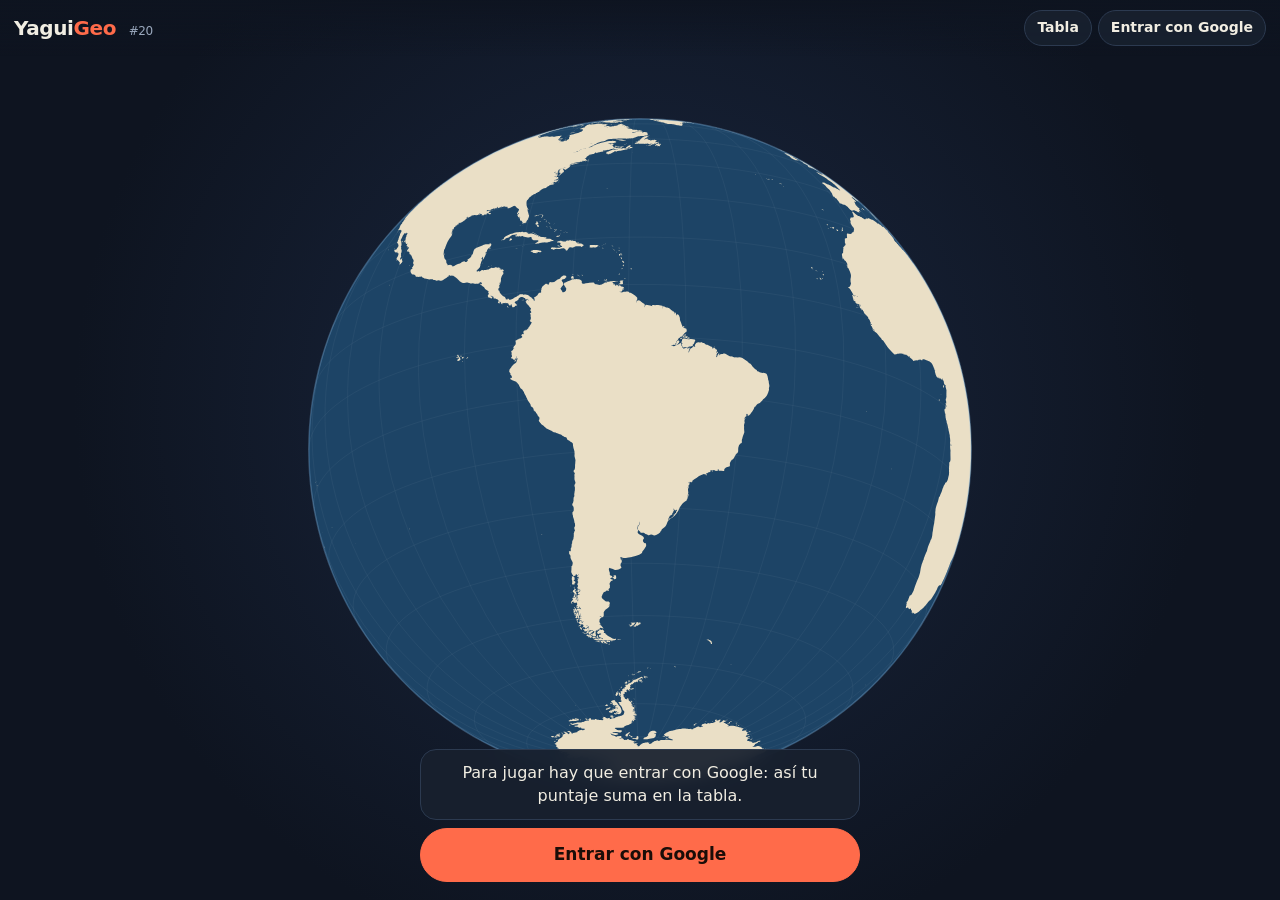
<file: geo/index.html>
<!doctype html>
<html lang="es">
<head>
<meta charset="utf-8">
<script>
  // El login con Google solo vuelve bien a yaston.vercel.app: la copia de GitHub Pages manda ahí.
  if (location.hostname === 'juliansa99.github.io') location.replace('https://yaston.vercel.app/geo/');
</script>
<meta name="viewport" content="width=device-width, initial-scale=1, viewport-fit=cover, user-scalable=no">
<meta name="theme-color" content="#0e1420">
<title>Yagui Geo</title>
<link rel="stylesheet" href="style.css">
</head>
<body>
<canvas id="globe" aria-label="Globo terráqueo: tocá para marcar un lugar"></canvas>

<header>
  <div class="brand">Yagui<span>Geo</span> <small id="dayLabel"></small></div>
  <div class="actions">
    <button id="btnBoard" class="ghost">Tabla</button>
    <button id="btnAuth" class="ghost">Entrar con Google</button>
  </div>
</header>

<section id="prompt" class="card" hidden>
  <div class="meta"><span id="roundLabel"></span><span id="scoreLabel"></span></div>
  <div class="question">¿Dónde queda <strong id="placeName"></strong>?</div>
  <div class="sub" id="placeCountry"></div>
</section>

<section id="bar" hidden>
  <div id="feedback" class="card" hidden></div>
  <button id="btnMain" class="primary" disabled>Tocá el mapa</button>
</section>

<dialog id="endDlg">
  <h2>Resultado de hoy</h2>
  <div class="big" id="endTotal"></div>
  <ol id="endRounds"></ol>
  <p id="endNote" class="note"></p>
  <div class="row">
    <button id="btnShare" class="primary">Compartir</button>
    <button id="btnEndBoard">Ver tabla</button>
    <button id="btnEndClose" class="ghost">Ver mapa</button>
  </div>
</dialog>

<dialog id="boardDlg">
  <h2>Tabla de posiciones</h2>
  <div id="boardBody"></div>
  <div class="row"><button id="btnBoardClose" class="primary">Cerrar</button></div>
</dialog>

<div id="toast" hidden></div>

<script src="vendor/d3.min.js"></script>
<script src="vendor/topojson-client.min.js"></script>
<script src="vendor/supabase.js"></script>
<script src="config.js"></script>
<script src="places.js"></script>
<script src="app.js"></script>
</body>
</html>
</file>
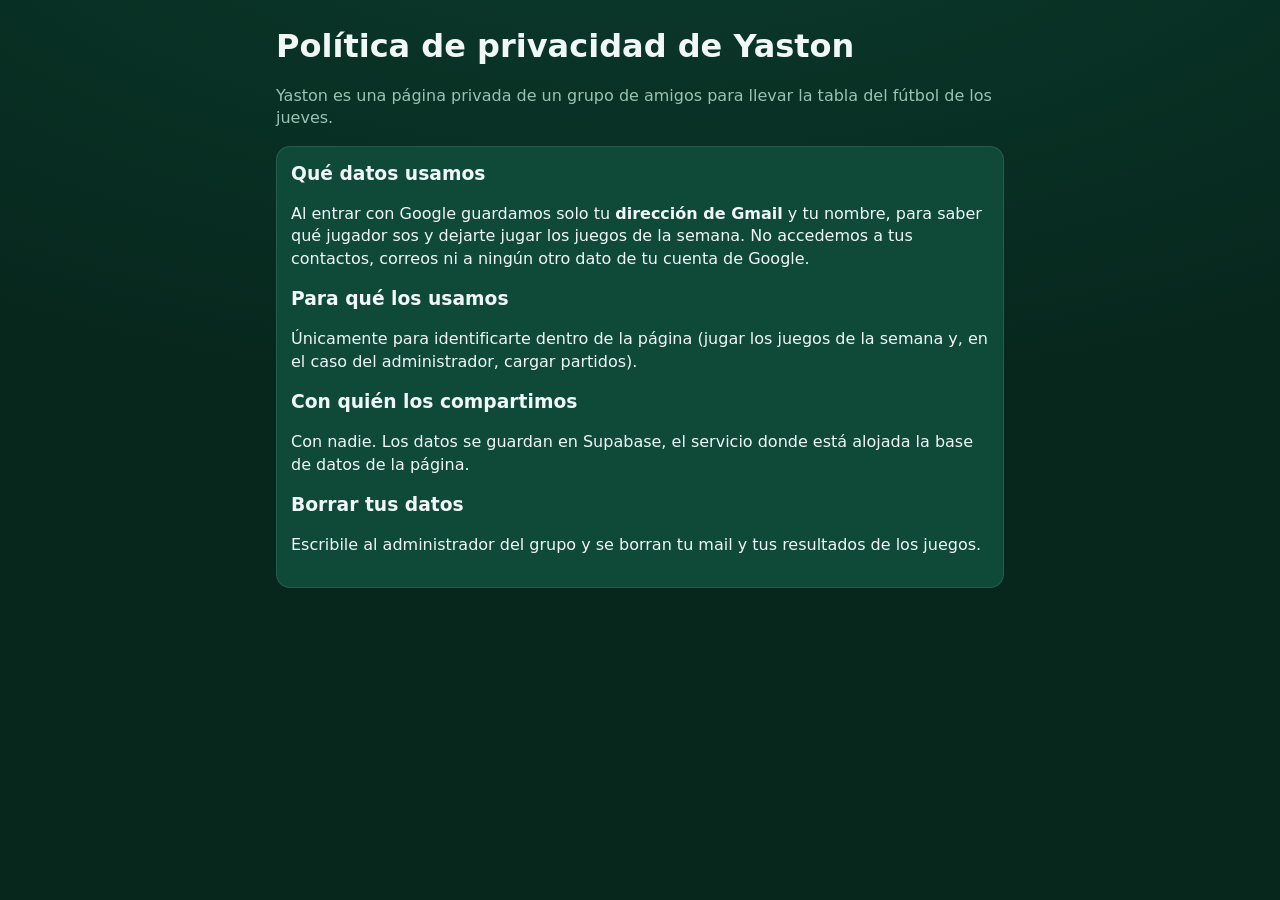
<file: privacidad.html>
<!doctype html>
<html lang="es">
<head>
  <meta charset="utf-8">
  <meta name="viewport" content="width=device-width, initial-scale=1">
  <title>Yaston · Privacidad</title>
  <link rel="stylesheet" href="styles.css">
</head>
<body>
  <main class="wrap" style="padding-top:24px">
    <h1>Política de privacidad de Yaston</h1>
    <p class="muted">Yaston es una página privada de un grupo de amigos para llevar la tabla del fútbol de los jueves.</p>
    <div class="card">
      <h3>Qué datos usamos</h3>
      <p>Al entrar con Google guardamos solo tu <b>dirección de Gmail</b> y tu nombre, para saber qué jugador sos y dejarte jugar los juegos de la semana. No accedemos a tus contactos, correos ni a ningún otro dato de tu cuenta de Google.</p>
      <h3>Para qué los usamos</h3>
      <p>Únicamente para identificarte dentro de la página (jugar los juegos de la semana y, en el caso del administrador, cargar partidos).</p>
      <h3>Con quién los compartimos</h3>
      <p>Con nadie. Los datos se guardan en Supabase, el servicio donde está alojada la base de datos de la página.</p>
      <h3>Borrar tus datos</h3>
      <p>Escribile al administrador del grupo y se borran tu mail y tus resultados de los juegos.</p>
    </div>
  </main>
</body>
</html>
</file>
<file: geo/style.css>
:root {
  --bg: #0e1420;
  --panel: #18212fee;
  --line: #2c3a50;
  --text: #f1ede2;
  --muted: #9aa8bd;
  --accent: #ff6b4a;
  --good: #2fbf71;
}
* { box-sizing: border-box; }
html, body { height: 100%; margin: 0; overflow: hidden; }
body {
  background: radial-gradient(circle at 50% 45%, #1a2740 0%, var(--bg) 70%);
  color: var(--text);
  font: 16px/1.4 system-ui, -apple-system, "Segoe UI", Roboto, sans-serif;
  -webkit-tap-highlight-color: transparent;
}
#globe { position: fixed; inset: 0; width: 100%; height: 100%; touch-action: none; cursor: grab; }
#globe.dragging { cursor: grabbing; }

header {
  position: fixed; top: 0; left: 0; right: 0;
  display: flex; align-items: center; justify-content: space-between; gap: 8px;
  padding: calc(10px + env(safe-area-inset-top)) 14px 10px;
  pointer-events: none;
  background: linear-gradient(#0e1420e6, #0e142000);
}
header > * { pointer-events: auto; }
.brand { font-weight: 800; font-size: 20px; letter-spacing: -.02em; white-space: nowrap; }
.brand span { color: var(--accent); }
.brand small { font-weight: 500; font-size: 12px; color: var(--muted); margin-left: 6px; }
.actions { display: flex; gap: 6px; }

button {
  font: inherit; font-weight: 600; color: var(--text);
  background: #26334a; border: 1px solid var(--line); border-radius: 999px;
  padding: 9px 16px; cursor: pointer;
}
button.ghost { background: var(--panel); font-size: 14px; padding: 7px 12px; }
button.primary { background: var(--accent); border-color: var(--accent); color: #1b0d08; }
button:disabled { opacity: .55; cursor: default; }
#btnAuth { max-width: 46vw; overflow: hidden; text-overflow: ellipsis; white-space: nowrap; }

.card {
  background: var(--panel); border: 1px solid var(--line); border-radius: 16px;
  padding: 12px 16px; backdrop-filter: blur(8px);
}
#prompt {
  position: fixed; left: 50%; transform: translateX(-50%);
  top: calc(58px + env(safe-area-inset-top)); width: min(440px, calc(100% - 24px));
  text-align: center; pointer-events: none;
}
#prompt .meta { display: flex; justify-content: space-between; font-size: 12px; color: var(--muted); text-transform: uppercase; letter-spacing: .06em; }
#prompt .question { font-size: 20px; margin-top: 4px; }
#prompt .question strong { color: var(--accent); }
#prompt .sub { color: var(--muted); font-size: 14px; }

#bar {
  position: fixed; left: 50%; transform: translateX(-50%);
  bottom: calc(18px + env(safe-area-inset-bottom)); width: min(440px, calc(100% - 24px));
  display: flex; flex-direction: column; gap: 8px; pointer-events: none;
}
#bar > * { pointer-events: auto; }
#bar button { width: 100%; padding: 14px; font-size: 17px; }
#feedback { text-align: center; }
#feedback b { color: var(--good); font-size: 20px; }

dialog {
  background: #18212f; color: var(--text); border: 1px solid var(--line); border-radius: 20px;
  width: min(520px, calc(100% - 24px)); max-height: calc(100% - 40px); padding: 20px;
}
dialog::backdrop { background: #060a12b0; }
dialog h2 { margin: 0 0 8px; font-size: 18px; }
.big { font-size: 44px; font-weight: 800; letter-spacing: -.03em; }
.big small { font-size: 16px; color: var(--muted); font-weight: 500; }
#endRounds { list-style: none; padding: 0; margin: 10px 0; }
#endRounds li { display: flex; justify-content: space-between; gap: 10px; padding: 7px 0; border-top: 1px solid var(--line); font-size: 15px; }
#endRounds li span:last-child { color: var(--muted); white-space: nowrap; }
#endRounds li b { color: var(--text); }
.note { color: var(--muted); font-size: 14px; margin: 8px 0 14px; }
.row { display: flex; flex-wrap: wrap; gap: 8px; margin-top: 12px; }

#boardBody { overflow: auto; max-height: 60vh; }
table { width: 100%; border-collapse: collapse; font-size: 14px; }
th, td { padding: 8px 6px; text-align: right; border-bottom: 1px solid var(--line); white-space: nowrap; }
th { color: var(--muted); font-weight: 600; font-size: 12px; text-transform: uppercase; letter-spacing: .04em; cursor: pointer; user-select: none; }
th.sorted { color: var(--accent); }
th:nth-child(2), td:nth-child(2) { text-align: left; }
td.player { display: flex; align-items: center; gap: 8px; max-width: 42vw; overflow: hidden; text-overflow: ellipsis; }
td.player img { width: 22px; height: 22px; border-radius: 50%; flex: none; }
tr.me td { background: #ff6b4a1c; font-weight: 600; }

#toast {
  position: fixed; left: 50%; bottom: 110px; transform: translateX(-50%);
  background: #000c; padding: 8px 14px; border-radius: 999px; font-size: 14px; z-index: 10;
}
[hidden] { display: none !important; }
</file>
<file: styles.css>
:root {
  --bg: #07271d; --bg2: #0b3d2e; --card: #0f4a38; --card2: #135a44;
  --line: rgba(255,255,255,.1); --txt: #f1f7f4; --mut: #9cc2b3;
  --accent: #ffd23f; --accent-txt: #1a1500; --win: #3ddc84; --draw: #ffb74d; --loss: #ff6b6b;
  --a: #4aa3ff; --b: #ff7a59; --radius: 14px;
}
* { box-sizing: border-box; -webkit-tap-highlight-color: transparent; }
html, body { margin: 0; }
html { -webkit-text-size-adjust: 100%; text-size-adjust: 100%; }
body { overflow-x: hidden; }
body {
  background: radial-gradient(1200px 600px at 50% -200px, var(--bg2), var(--bg));
  background-attachment: fixed; color: var(--txt); min-height: 100vh;
  font: 16px/1.4 system-ui, -apple-system, "Segoe UI", Roboto, sans-serif;
}
button, input, select { font: inherit; color: inherit; }
button { cursor: pointer; }
h1, h2, h3 { margin: 0; }
.hidden { display: none !important; }

/* ---------- layout ---------- */
.wrap { max-width: 760px; margin: 0 auto; padding: 0 16px calc(90px + env(safe-area-inset-bottom)); }
header.top {
  display: flex; align-items: center; gap: 10px; padding: calc(14px + env(safe-area-inset-top)) 16px 10px;
  max-width: 760px; margin: 0 auto;
}
header.top .logo { font-size: 1.5rem; font-weight: 900; letter-spacing: .5px; flex: 1; }
header.top .logo small { display: block; font-size: .7rem; font-weight: 500; color: var(--mut); letter-spacing: 0; }
.me { display: flex; align-items: center; gap: 8px; background: var(--card); border: 1px solid var(--line);
  border-radius: 999px; padding: 4px 6px 4px 4px; }
.me span { font-size: .85rem; max-width: 110px; overflow: hidden; text-overflow: ellipsis; white-space: nowrap; }
.me button { background: none; border: 0; color: var(--mut); font-size: .8rem; padding: 4px 8px; }

nav.tabs {
  position: fixed; left: 0; right: 0; bottom: 0; z-index: 20; display: flex; justify-content: center;
  background: rgba(7,39,29,.92); backdrop-filter: blur(10px); border-top: 1px solid var(--line);
  padding-bottom: env(safe-area-inset-bottom);
}
nav.tabs .in { display: flex; width: 100%; max-width: 760px; }
nav.tabs button { flex: 1; background: none; border: 0; padding: 10px 4px 9px; color: var(--mut);
  display: flex; flex-direction: column; align-items: center; gap: 2px; font-size: .75rem; }
nav.tabs button b { font-size: 1.35rem; font-weight: 400; line-height: 1; }
nav.tabs button.on { color: var(--accent); }

.section-title { display: flex; align-items: center; justify-content: space-between; margin: 18px 0 10px; }
.section-title h2 { font-size: 1.15rem; }
.card { background: var(--card); border: 1px solid var(--line); border-radius: var(--radius); padding: 14px; margin-bottom: 12px; }
.muted { color: var(--mut); }
.small { font-size: .85rem; }
.empty { text-align: center; color: var(--mut); padding: 30px 10px; }

/* ---------- botones ---------- */
.btn { border: 0; border-radius: 10px; padding: 10px 16px; background: var(--card2); font-weight: 600; }
.btn.primary { background: var(--accent); color: var(--accent-txt); }
.btn.danger { background: transparent; color: var(--loss); border: 1px solid rgba(255,107,107,.4); }
.btn.ghost { background: transparent; border: 1px solid var(--line); }
.btn.sm { padding: 6px 11px; font-size: .85rem; border-radius: 8px; }
.btn:disabled { opacity: .5; }
.btn.google { background: #fff; color: #222; display: inline-flex; align-items: center; gap: 10px; padding: 12px 20px; font-size: 1rem; }

/* ---------- avatar ---------- */
.av { width: 40px; height: 40px; border-radius: 50%; object-fit: cover; background: var(--card2); flex: none;
  display: inline-flex; align-items: center; justify-content: center; font-weight: 700; color: var(--accent);
  border: 2px solid var(--line); overflow: hidden; }
.av.sm { width: 28px; height: 28px; font-size: .7rem; border-width: 1px; }
.av.lg { width: 72px; height: 72px; font-size: 1.5rem; }
.av.xl { width: 96px; height: 96px; font-size: 2rem; }

/* ---------- tabla ---------- */
.filters { display: flex; gap: 8px; align-items: center; }
select.sel { background: var(--card); border: 1px solid var(--line); border-radius: 8px; padding: 6px 10px; }
.table-wrap { background: var(--card); border: 1px solid var(--line); border-radius: var(--radius); overflow: hidden; }
table.tbl { width: 100%; border-collapse: collapse; }
.tbl th { font-size: .7rem; text-transform: uppercase; color: var(--mut); font-weight: 600; padding: 9px 4px; text-align: center; background: rgba(0,0,0,.18); }
.tbl td { padding: 8px 4px; text-align: center; border-top: 1px solid var(--line); font-variant-numeric: tabular-nums; }
.tbl th.l, .tbl td.l { text-align: left; }
.tbl td.pos { width: 30px; color: var(--mut); font-weight: 700; }
.tbl td.pts { font-weight: 800; color: var(--accent); font-size: 1.05rem; }
.tbl tr.top1 td.pos { color: var(--accent); }
.tbl tr.dim { opacity: .6; }
.pl { display: flex; align-items: center; gap: 9px; min-width: 0; }
.pl span.n { overflow: hidden; text-overflow: ellipsis; white-space: nowrap; font-weight: 600; }
.pl .badge { margin-left: 2px; }
.badge { display: inline-block; font-size: .65rem; padding: 2px 7px; border-radius: 999px; background: rgba(255,255,255,.12); color: var(--mut); white-space: nowrap; }
.badge.mvp { background: var(--accent); color: var(--accent-txt); font-weight: 700; }
.legend { font-size: .75rem; color: var(--mut); margin: 8px 2px; }

/* ---------- partidos ---------- */
.match .head { display: flex; justify-content: space-between; align-items: flex-start; gap: 10px; margin-bottom: 10px; }
.match .date { font-weight: 700; }
.match .date::first-letter { text-transform: uppercase; }
.res { display: inline-block; font-size: .8rem; font-weight: 700; padding: 3px 10px; border-radius: 999px; background: rgba(255,255,255,.12); }
.res.A { background: rgba(74,163,255,.25); color: #9fd0ff; }
.res.B { background: rgba(255,122,89,.25); color: #ffb5a3; }
.res.D { background: rgba(255,183,77,.25); color: var(--draw); }
.teams { display: grid; grid-template-columns: 1fr 1fr; gap: 10px; }
.team { border-radius: 12px; padding: 10px; background: rgba(0,0,0,.18); border-top: 3px solid var(--a); }
.team.B { border-top-color: var(--b); }
.team.won { box-shadow: 0 0 0 2px var(--win) inset; }
.team h4 { margin: 0 0 8px; font-size: .85rem; display: flex; justify-content: space-between; align-items: center; }
.team .row { display: flex; align-items: center; gap: 7px; padding: 3px 0; font-size: .9rem; min-width: 0; }
.team .row span { overflow: hidden; text-overflow: ellipsis; white-space: nowrap; }
.mvpbox { margin-top: 12px; padding: 12px; border-radius: 12px; background: rgba(255,210,63,.1); border: 1px solid rgba(255,210,63,.35); }
.mvpbox h4 { margin: 0 0 8px; font-size: .85rem; color: var(--accent); }
.mvpwin { display: flex; align-items: center; gap: 10px; font-weight: 700; }
.mvprank { margin-top: 8px; font-size: .8rem; color: var(--mut); }
.votebox { margin-top: 12px; padding: 12px; border-radius: 12px; background: rgba(255,255,255,.05); border: 1px dashed rgba(255,210,63,.5); }
.votebox h4 { margin: 0 0 4px; }
.vgrid { display: grid; grid-template-columns: repeat(auto-fill, minmax(86px, 1fr)); gap: 8px; margin-top: 10px; }
.vopt { background: var(--card2); border: 2px solid transparent; border-radius: 12px; padding: 8px 4px; display: flex; flex-direction: column; align-items: center; gap: 5px; font-size: .8rem; }
.vopt .av { width: 52px; height: 52px; }
.vopt.sel { border-color: var(--accent); background: rgba(255,210,63,.15); }
.vopt span { max-width: 100%; overflow: hidden; text-overflow: ellipsis; white-space: nowrap; }
.admin-row { display: flex; flex-wrap: wrap; gap: 8px; margin-top: 12px; padding-top: 12px; border-top: 1px solid var(--line); }

/* ---------- plantel ---------- */
.pgrid { display: grid; grid-template-columns: repeat(auto-fill, minmax(140px, 1fr)); gap: 12px; }
.pcard { background: var(--card); border: 1px solid var(--line); border-radius: var(--radius); padding: 14px 8px; text-align: center; display: flex; flex-direction: column; align-items: center; gap: 6px; }
.pcard .nm { font-weight: 700; max-width: 100%; overflow: hidden; text-overflow: ellipsis; white-space: nowrap; }
.pcard .st { font-size: .75rem; color: var(--mut); }
.pcard .mail { font-size: .7rem; color: var(--mut); max-width: 100%; overflow: hidden; text-overflow: ellipsis; }
.pcard.me-card { border-color: var(--accent); }

/* ---------- modal ---------- */
#modal-root .overlay { position: fixed; inset: 0; z-index: 50; background: rgba(0,0,0,.65); display: flex; align-items: flex-end; justify-content: center; }
#modal-root .modal { background: var(--bg2); width: 100%; max-width: 560px; max-height: 92vh; overflow: auto;
  border-radius: 18px 18px 0 0; padding: 18px 16px calc(18px + env(safe-area-inset-bottom)); border: 1px solid var(--line); }
@media (min-width: 640px) { #modal-root .overlay { align-items: center; } #modal-root .modal { border-radius: 18px; } }
.modal h3 { margin-bottom: 14px; }
.field { margin-bottom: 14px; }
.field label { display: block; font-size: .8rem; color: var(--mut); margin-bottom: 5px; }
.field input[type=text], .field input[type=email], .field input[type=date], .field input[type=number] {
  width: 100%; background: var(--bg); border: 1px solid var(--line); border-radius: 10px; padding: 10px 12px; }
.field .hint { font-size: .75rem; color: var(--mut); margin-top: 4px; }
.check { display: flex; align-items: center; gap: 10px; }
.check input { width: 20px; height: 20px; accent-color: var(--accent); }
.photo-pick { display: flex; align-items: center; gap: 14px; }
.seg { display: flex; flex-wrap: wrap; gap: 6px; }
.seg label { flex: 1 1 auto; text-align: center; margin: 0; }
.seg input { display: none; }
.seg span { display: block; padding: 8px 10px; border-radius: 10px; background: var(--bg); border: 1px solid var(--line); font-size: .85rem; color: var(--txt); cursor: pointer; }
.seg input:checked + span { background: var(--accent); color: var(--accent-txt); font-weight: 700; border-color: var(--accent); }
.pick { display: flex; align-items: center; gap: 8px; padding: 6px 0; border-top: 1px solid var(--line); }
.pick .nm { flex: 1; min-width: 0; overflow: hidden; text-overflow: ellipsis; white-space: nowrap; }
.pick .seg { flex: none; flex-wrap: nowrap; }
.pick .seg span { padding: 6px 12px; }
.pick .seg label[data-t=A] input:checked + span { background: var(--a); color: #00172e; border-color: var(--a); }
.pick .seg label[data-t=B] input:checked + span { background: var(--b); color: #2b0d00; border-color: var(--b); }
.counts { display: flex; gap: 12px; font-size: .85rem; margin-bottom: 6px; }
.counts .ok { color: var(--win); }
.counts .bad { color: var(--loss); }
.modal .actions { display: flex; gap: 10px; justify-content: flex-end; margin-top: 18px; }
.err { color: var(--loss); font-size: .85rem; margin-top: 8px; }

/* ---------- login / setup ---------- */
.center-screen { min-height: 100vh; display: flex; align-items: center; justify-content: center; padding: 24px; text-align: center; }
.login { max-width: 360px; }
.login .ball { font-size: 4rem; }
.login h1 { font-size: 2.6rem; font-weight: 900; letter-spacing: 1px; margin: 4px 0; }
.login p { color: var(--mut); margin: 6px 0 22px; }
.setup { max-width: 520px; text-align: left; }
.setup code { background: var(--bg); padding: 2px 6px; border-radius: 6px; }
.spinner { width: 36px; height: 36px; border: 4px solid var(--line); border-top-color: var(--accent); border-radius: 50%; animation: sp 1s linear infinite; }
@keyframes sp { to { transform: rotate(360deg); } }

#toast { position: fixed; left: 50%; bottom: calc(80px + env(safe-area-inset-bottom)); transform: translate(-50%, 20px);
  background: #fff; color: #111; padding: 10px 18px; border-radius: 999px; font-weight: 600; font-size: .9rem;
  opacity: 0; pointer-events: none; transition: .25s; z-index: 80; max-width: 90vw; text-align: center; }
#toast.show { opacity: 1; transform: translate(-50%, 0); }
#toast.bad { background: var(--loss); color: #fff; }

/* ---------- premios e historial ---------- */
.badge.hot { background: rgba(255,140,40,.25); color: #ffb067; }
.badge.cold { background: rgba(90,180,255,.22); color: #9fd0ff; }
.awards { display: grid; grid-template-columns: repeat(auto-fill, minmax(260px, 1fr)); gap: 12px; }
.award { background: var(--card); border: 1px solid var(--line); border-radius: var(--radius); padding: 14px; display: flex; flex-direction: column; gap: 8px; }
.award .at { font-weight: 800; font-size: 1.05rem; }
.award .asub { font-size: .75rem; color: var(--mut); margin-top: -4px; }
.aw { display: flex; align-items: center; gap: 10px; min-width: 0; }
.aw > div { min-width: 0; }
.avs { display: inline-flex; flex: none; }
.avs .av + .av { margin-left: -12px; }
.pbtns { display: flex; gap: 6px; flex-wrap: wrap; justify-content: center; }
.statrow, .vsnums { display: grid; grid-template-columns: repeat(auto-fit, minmax(80px, 1fr)); gap: 8px; margin-bottom: 12px; }
.statrow > div, .vsnums > div { background: rgba(0,0,0,.2); border-radius: 10px; padding: 8px 4px; text-align: center; display: flex; flex-direction: column; }
.statrow b, .vsnums b { font-size: 1.25rem; color: var(--accent); font-variant-numeric: tabular-nums; }
.statrow span, .vsnums span { font-size: .7rem; color: var(--mut); }
.kv { display: flex; justify-content: space-between; gap: 12px; padding: 8px 0; border-top: 1px solid var(--line); font-size: .9rem; }
.kv span { color: var(--mut); }
.kv b { text-align: right; }
.vsbox { background: rgba(255,255,255,.05); border-radius: 12px; padding: 12px; margin-top: 10px; }
.vsbox h4 { margin: 0 0 10px; font-size: .9rem; }
.vsbox .vsnums { margin: 0; }

.guest-add { margin-top: 14px; padding: 12px; border-radius: 12px; background: rgba(255,255,255,.05); border: 1px dashed var(--line); }
.guest-add label { display: block; font-size: .85rem; margin-bottom: 8px; color: var(--txt); }
.guest-row { display: flex; gap: 8px; }
.guest-row input { flex: 1; min-width: 0; background: var(--bg); border: 1px solid var(--line); border-radius: 10px; padding: 10px 12px; }
.guest-add .hint { font-size: .75rem; color: var(--mut); margin-top: 6px; }
.pick .nm .badge { margin-left: 4px; }

/* ---------- tabla ajustada al celular ---------- */
.tbl { table-layout: fixed; }
.tbl th:nth-child(1) { width: 30px; }
.tbl th:nth-child(3) { width: 34px; }
.tbl th:nth-child(4), .tbl th:nth-child(5), .tbl th:nth-child(6) { width: 30px; }
.tbl th:nth-child(7) { width: 52px; }
.tbl th:nth-child(8) { width: 46px; }
.tbl .pl { min-width: 0; }
.who { display: flex; flex-direction: column; min-width: 0; gap: 2px; }
.who .n { overflow: hidden; text-overflow: ellipsis; white-space: nowrap; }
.tags { display: flex; gap: 4px; flex-wrap: wrap; }
.tags:empty { display: none; }
.tbl .av { width: 34px; height: 34px; font-size: .75rem; }
.tbl .badge { font-size: .62rem; padding: 1px 6px; }
.tbl td.pts { font-size: 1rem; }
.tbl.stars { table-layout: auto; }
@media (max-width: 420px) {
  .tbl td { padding: 7px 1px; font-size: .9rem; }
  .tbl th { font-size: .62rem; padding: 8px 1px; }
  .tbl .pl { gap: 6px; }
  .tbl .av { width: 30px; height: 30px; font-size: .7rem; }
  .tbl th:nth-child(1) { width: 22px; }
  .tbl th:nth-child(3) { width: 26px; }
  .tbl th:nth-child(4), .tbl th:nth-child(5), .tbl th:nth-child(6) { width: 22px; }
  .tbl th:nth-child(7) { width: 44px; }
  .tbl th:nth-child(8) { width: 38px; }
  .tbl td { font-size: .85rem; }
  .tbl td.pts { font-size: .95rem; }
  .tbl .av { width: 28px; height: 28px; }
  .tbl td.pos { padding-left: 4px; }
  .tbl th.l, .tbl td.l { padding-left: 6px; }
  .wrap { padding-left: 12px; padding-right: 12px; }
  header.top { padding-left: 12px; padding-right: 12px; }
}

/* ---------- juegos ---------- */
nav.tabs button { font-size: .7rem; }
.gamecard { width: 100%; display: flex; align-items: center; gap: 14px; text-align: left; background: var(--card); border: 1px solid var(--line); border-radius: var(--radius); padding: 14px; }
.gamecard:active { background: var(--card2); }
.gc-art { position: relative; flex: none; }
.gc-ball { position: absolute; right: -8px; bottom: -4px; font-size: 1.4rem; }
.gc-txt { display: flex; flex-direction: column; gap: 4px; flex: 1; min-width: 0; }
.gc-go { color: var(--accent); font-weight: 700; flex: none; }

.pen-head { display: flex; justify-content: space-between; align-items: center; gap: 12px; margin-bottom: 12px; }
.pen-score { text-align: center; background: var(--card); border: 1px solid var(--line); border-radius: 12px; padding: 6px 14px; display: flex; flex-direction: column; line-height: 1.1; }
.pen-score b { font-size: 1.6rem; color: var(--accent); font-variant-numeric: tabular-nums; }
.pen-score span { font-size: .65rem; color: var(--mut); text-transform: uppercase; }
.pen-stage { position: relative; width: 100%; max-width: 520px; margin: 0 auto; aspect-ratio: 1 / 1; border-radius: 16px; overflow: hidden;
  touch-action: manipulation; user-select: none; -webkit-user-select: none; cursor: crosshair;
  background: repeating-linear-gradient(180deg, #14683f 0 12.5%, #187a49 12.5% 25%); border: 1px solid var(--line); }
.pen-goal { position: absolute; left: 8%; top: 6%; width: 84%; height: 34%; border: 5px solid #fff; border-bottom: 0; border-radius: 4px 4px 0 0; box-shadow: 0 4px 14px rgba(0,0,0,.35); pointer-events: none; }
.pen-net { position: absolute; inset: 0; background: repeating-linear-gradient(45deg, rgba(255,255,255,.22) 0 1px, transparent 1px 11px), repeating-linear-gradient(-45deg, rgba(255,255,255,.22) 0 1px, transparent 1px 11px); background-color: rgba(0,0,0,.25); }
.pen-spot { position: absolute; left: 50%; top: 84%; width: 3%; aspect-ratio: 1; border-radius: 50%; background: rgba(255,255,255,.7); transform: translate(-50%, -50%); }
.pen-keeper { position: absolute; width: 17%; aspect-ratio: 1; pointer-events: none; z-index: 2; }
.pen-face { position: absolute; inset: 0; width: 100%; height: 100%; border-radius: 50%; object-fit: cover; border: 3px solid #fff; box-shadow: 0 3px 8px rgba(0,0,0,.4); background: var(--card2); z-index: 2; }
.pen-initial { display: flex; align-items: center; justify-content: center; font-weight: 800; font-size: 2rem; color: var(--accent); }
.pen-body { position: absolute; left: 8%; top: 78%; width: 84%; height: 80%; background: #ffd23f; border-radius: 14px 14px 8px 8px; box-shadow: inset 0 -8px 0 rgba(0,0,0,.12); z-index: 1; }
.pen-glove { position: absolute; top: 70%; font-size: clamp(1.1rem, 6vw, 1.9rem); z-index: 3; line-height: 1; }
.pen-glove.l { left: -34%; transform: scaleX(-1); }
.pen-glove.r { right: -34%; }
.pen-react { position: absolute; left: 50%; top: -34%; transform: translateX(-50%); font-size: clamp(1.4rem, 7vw, 2.2rem); z-index: 4; }
.pen-ball { position: absolute; width: 9%; aspect-ratio: 1; display: flex; align-items: center; justify-content: center; font-size: clamp(1.6rem, 8vw, 2.8rem); line-height: 1; pointer-events: none; z-index: 3; filter: drop-shadow(0 4px 4px rgba(0,0,0,.4)); }
.pen-msg { position: absolute; left: 0; right: 0; top: 52%; text-align: center; font-weight: 900; font-size: clamp(1.5rem, 8vw, 2.4rem); letter-spacing: .5px; text-shadow: 0 3px 10px rgba(0,0,0,.6);
  opacity: 0; transform: scale(.6); transition: .2s; pointer-events: none; z-index: 5; padding: 0 10px; }
.pen-msg.show { opacity: 1; transform: scale(1); }
.pen-msg.g { color: var(--win); }
.pen-msg.s { color: var(--accent); }
.pen-msg.w { color: #fff; }
.pen-dots { display: flex; gap: 10px; justify-content: center; margin: 14px 0; }
.pen-dots i { width: 22px; height: 22px; border-radius: 50%; background: rgba(255,255,255,.12); border: 2px solid var(--line); }
.pen-dots i.g { background: var(--win); border-color: var(--win); }
.pen-dots i.s { background: var(--accent); border-color: var(--accent); }
.pen-dots i.w { background: var(--loss); border-color: var(--loss); }
.pen-final { max-width: 520px; margin: 0 auto; background: var(--card); border: 1px solid var(--accent); border-radius: var(--radius); padding: 16px; text-align: center; display: flex; flex-direction: column; gap: 8px; align-items: center; }
.pen-final b { font-size: 2rem; color: var(--accent); }
.pen-final small { color: var(--mut); }
@media (prefers-reduced-motion: reduce) { .pen-msg { transition: none; } }

/* ---------- juego de la semana ---------- */
.notice { border-color: rgba(255,210,63,.45); background: rgba(255,210,63,.08); }
.btn.google.sm { padding: 8px 14px; font-size: .9rem; }
.weekly { display: flex; flex-direction: column; gap: 12px; }
.eyebrow { font-size: .7rem; text-transform: uppercase; letter-spacing: .08em; color: var(--accent); font-weight: 700; }
.weekly-main { display: flex; align-items: center; gap: 14px; }
.tries { display: flex; align-items: center; gap: 8px; flex-wrap: wrap; }
.tries i { width: 14px; height: 14px; border-radius: 50%; border: 2px solid var(--accent); background: transparent; }
.tries i.used { background: rgba(255,255,255,.18); border-color: var(--line); }
.weekly-cta { display: flex; }
.tbl.board th:nth-child(3), .tbl.board th:nth-child(4), .tbl.board th:nth-child(5) { width: 54px; }
.tbl.board td.pts small { color: var(--mut); font-weight: 400; font-size: .7rem; }
.tbl.board tr.mine td { background: rgba(255,210,63,.1); }
.pen-try { color: var(--accent); margin-top: 2px; }
.pen-err { color: var(--loss) !important; }

.tbl th.sortable { cursor: pointer; color: var(--mut); }
.tbl th.sortable.on { color: var(--accent); }
.tbl td.avg { color: var(--txt); }
.tbl tr.few td.avg { color: var(--mut); }
.tbl tr.few { opacity: .78; }

/* ---------- torneos ---------- */
.torneo-card { display: flex; justify-content: space-between; align-items: center; gap: 12px; background: var(--card); border: 1px solid var(--line); border-radius: var(--radius); padding: 12px 14px; margin-bottom: 12px; }
.torneo-card b { font-size: 1rem; }
.champ-card { display: flex; align-items: center; gap: 16px; }
.champ-name { font-size: 1.5rem; font-weight: 800; color: var(--accent); }
.rules { display: flex; flex-wrap: wrap; gap: 8px; margin: 12px 0 4px; }
.rule { font-size: .8rem; padding: 6px 12px; border-radius: 999px; color: #101010; }
.rule.w { background: #3ddc84; }
.rule.d { background: #ffd23f; }
.rule.l { background: #ff9f43; }
.tbl.apertura { table-layout: fixed; }
.tbl.apertura th:nth-child(1) { width: 30px; }
.tbl.apertura th:nth-child(3) { width: 54px; }
.tbl.apertura th:nth-child(4) { width: 54px; }
.tbl.apertura th:nth-child(5) { width: 58px; }
.tbl.titles { table-layout: auto; }
.tbl.titles th, .tbl.titles td { padding: 8px 6px; font-size: .85rem; }
@media (max-width: 420px) {
  .tbl.apertura th:nth-child(1) { width: 24px; }
  .tbl.apertura th:nth-child(3), .tbl.apertura th:nth-child(4) { width: 44px; }
  .tbl.apertura th:nth-child(5) { width: 50px; }
}

/* ---------- simulador ---------- */
.simbox { margin-top: 12px; padding: 12px; border-radius: 12px; background: rgba(120,90,255,.12); border: 1px solid rgba(160,140,255,.4); }
.simbox h4 { margin: 0 0 10px; font-size: .9rem; }
.simrun { font-size: .9rem; color: var(--mut); }
.simprog { height: 8px; border-radius: 99px; background: rgba(255,255,255,.12); margin-top: 10px; overflow: hidden; }
.simprog i { display: block; height: 100%; width: 0; background: #a99bff; animation: simfill 1.6s ease-out forwards; }
@keyframes simfill { to { width: 100%; } }
.simbar { display: flex; gap: 3px; height: 34px; border-radius: 10px; overflow: hidden; font-size: .8rem; font-weight: 800; color: #101010; }
.simbar span { display: flex; align-items: center; justify-content: center; min-width: 40px; padding: 0 2px; white-space: nowrap; font-size: .75rem; }
.simbar .a { background: var(--a); }
.simbar .d { background: #cfd8dc; }
.simbar .b { background: var(--b); }
.sim-head { font-weight: 700; margin: 12px 0 8px; }
.sim-facts { margin: 0 0 10px; padding-left: 0; list-style: none; display: flex; flex-direction: column; gap: 6px; font-size: .88rem; }
@media (prefers-reduced-motion: reduce) { .simprog i { animation: none; width: 100%; } }

/* ---------- próximo partido ---------- */
.gamebanner { display: flex; justify-content: space-between; align-items: center; gap: 12px; margin: 0 0 14px; padding: 12px 14px; border-radius: var(--radius); background: rgba(61,220,132,.12); border: 1px solid rgba(61,220,132,.4); }
.gamebanner.live { background: rgba(255,107,107,.15); border-color: rgba(255,107,107,.5); }
.gamebanner b { font-size: 1rem; }
/* ---------- crónica ---------- */
.chron { margin-top: 12px; padding: 12px; border-radius: 12px; background: rgba(255,255,255,.05); border: 1px solid var(--line); }
.chron h4 { margin: 0 0 6px; font-size: .9rem; }
.chron p { margin: 0 0 8px; }
/* ---------- carrera y chances ---------- */
.race-top { display: flex; justify-content: space-between; align-items: center; gap: 10px; margin-bottom: 8px; }
.seg2 { display: inline-flex; border: 1px solid var(--line); border-radius: 10px; overflow: hidden; }
.seg2 button { background: transparent; border: 0; padding: 6px 12px; font-size: .8rem; color: var(--mut); }
.seg2 button.on { background: var(--accent); color: var(--accent-txt); font-weight: 700; }
.race-svg { width: 100%; height: auto; display: block; }
.rgrid { stroke: rgba(255,255,255,.12); stroke-width: 1; }
.rtxt { fill: var(--mut); font-size: 9px; }
.rlabel { font-size: 10px; font-weight: 700; }
.chips { display: flex; flex-wrap: wrap; gap: 6px; margin-top: 10px; }
.chip { --c: transparent; border: 1px solid var(--line); background: transparent; color: var(--mut); border-radius: 999px; padding: 4px 10px; font-size: .75rem; }
.chip.on { color: var(--txt); border-color: var(--c); box-shadow: inset 0 0 0 1px var(--c); }
.odd { display: flex; align-items: center; gap: 10px; padding: 5px 0; }
.odd .pl { width: 38%; min-width: 0; gap: 8px; }
.odd .n { overflow: hidden; text-overflow: ellipsis; white-space: nowrap; font-size: .85rem; font-weight: 600; }
.odd-bar { flex: 1; height: 10px; border-radius: 99px; background: rgba(255,255,255,.1); overflow: hidden; }
.odd-bar i { display: block; height: 100%; background: var(--accent); border-radius: 99px; }
.odd b { width: 38px; text-align: right; font-variant-numeric: tabular-nums; }
/* ---------- perfil ---------- */
.perfil-head { display: flex; align-items: center; gap: 16px; }
.perfil-head h2 { font-size: 1.5rem; }
.timeline { display: flex; flex-direction: column; gap: 2px; }
.tl { display: flex; align-items: center; gap: 10px; padding: 7px 0; border-top: 1px solid var(--line); font-size: .9rem; }
.tl:first-child { border-top: 0; }
.tl-date { color: var(--mut); width: 42px; font-variant-numeric: tabular-nums; }
.tl-chip { width: 24px; height: 24px; border-radius: 50%; display: inline-flex; align-items: center; justify-content: center; font-weight: 800; font-size: .75rem; color: #101010; }
.tl-chip.w { background: var(--win); } .tl-chip.d { background: var(--draw); } .tl-chip.l { background: var(--loss); }
.me { cursor: pointer; }

/* ---------- cancha ---------- */
.pitch { position: relative; width: 100%; max-width: 460px; margin: 0 auto; aspect-ratio: 3 / 4.2; border-radius: 14px; overflow: hidden;
  background: repeating-linear-gradient(0deg, #14683f 0 12.5%, #187a49 12.5% 25%); border: 2px solid rgba(255,255,255,.35); }
.pitch i { position: absolute; pointer-events: none; border: 2px solid rgba(255,255,255,.55); }
.p-line { left: 0; right: 0; top: 50%; border-width: 2px 0 0; }
.p-circle { left: 50%; top: 50%; width: 28%; aspect-ratio: 1; border-radius: 50%; transform: translate(-50%, -50%); }
.p-box { left: 22%; right: 22%; height: 17%; }
.p-box.top { top: -2px; border-top: 0; }
.p-box.bot { bottom: -2px; border-bottom: 0; }
.p-goal { left: 40%; right: 40%; height: 3.5%; background: rgba(255,255,255,.18); }
.p-goal.top { top: -2px; border-top: 0; }
.p-goal.bot { bottom: -2px; border-bottom: 0; }
.p-tag { position: absolute; left: 8px; font-size: .62rem; font-weight: 800; letter-spacing: .06em; padding: 2px 8px; border-radius: 999px; color: #101010; z-index: 2; }
.p-tag.a { top: calc(50% - 22px); background: var(--a); }
.p-tag.b { top: calc(50% + 6px); background: var(--b); }
.p-tok { position: absolute; transform: translate(-50%, -50%); background: transparent; border: 0; padding: 0; display: flex; flex-direction: column; align-items: center; gap: 3px; width: 76px; z-index: 1; }
.p-av { position: relative; display: inline-flex; }
.p-tok .av { width: 42px; height: 42px; border-width: 3px; box-shadow: 0 3px 8px rgba(0,0,0,.45); }
.p-tok.A .av { border-color: var(--a); }
.p-tok.B .av { border-color: var(--b); }
.p-star { position: absolute; right: -8px; top: -8px; font-size: 1rem; }
.p-name { max-width: 100%; font-size: .7rem; font-weight: 700; color: #fff; text-shadow: 0 1px 3px rgba(0,0,0,.9); overflow: hidden; text-overflow: ellipsis; white-space: nowrap; }
/* ---------- resumen del año ---------- */
.btn.wide { width: 100%; margin: 14px 0 0; padding: 12px; }
.story { position: fixed; inset: 0; z-index: 100; display: flex; flex-direction: column; justify-content: center; color: #fff; padding: calc(24px + env(safe-area-inset-top)) 24px calc(24px + env(safe-area-inset-bottom)); }
.story.bg-a { background: linear-gradient(160deg, #0b3d2e, #14683f); }
.story.bg-b { background: linear-gradient(160deg, #1d2b64, #2d6cdf); }
.story.bg-c { background: linear-gradient(160deg, #0f5132, #3ddc84 140%); }
.story.bg-d { background: linear-gradient(160deg, #7a2e0e, #ff8a3d); }
.story.bg-e { background: linear-gradient(160deg, #4a1d6b, #a35bff); }
.story.bg-f { background: linear-gradient(160deg, #6b5200, #ffd23f 150%); }
.story.bg-g { background: linear-gradient(160deg, #0f3d5c, #2ee6d6 160%); }
.story.bg-h { background: linear-gradient(160deg, #6b1033, #ff6b9a 150%); }
.story-bars { position: absolute; top: calc(12px + env(safe-area-inset-top)); left: 16px; right: 56px; display: flex; gap: 4px; z-index: 3; }
.story-bars i { flex: 1; height: 3px; border-radius: 2px; background: rgba(255,255,255,.3); }
.story-bars i.done, .story-bars i.now { background: #fff; }
.story-x { position: absolute; top: calc(6px + env(safe-area-inset-top)); right: 10px; z-index: 4; background: rgba(0,0,0,.25); border: 0; color: #fff; width: 36px; height: 36px; border-radius: 50%; font-size: 1rem; }
.story-body { position: relative; z-index: 2; text-align: center; max-width: 440px; margin: 0 auto; display: flex; flex-direction: column; align-items: center; gap: 10px; pointer-events: none; }
.story-big { font-size: clamp(3.5rem, 22vw, 7rem); font-weight: 900; line-height: 1; }
.story-body h2 { font-size: 1.5rem; }
.story-body p { font-size: 1.05rem; opacity: .92; margin: 0; }
.story-actions { display: flex; gap: 10px; margin-top: 14px; pointer-events: auto; }
.story-nav { position: absolute; top: 60px; bottom: 0; background: transparent; border: 0; z-index: 1; }
.story-nav.prev { left: 0; width: 30%; }
.story-nav.next { right: 0; width: 70%; }

/* ---------- último partido ---------- */
.lastmatch { margin: 0 0 14px; padding: 14px; border-radius: var(--radius); background: linear-gradient(160deg, rgba(255,210,63,.16), rgba(255,210,63,.05)); border: 1px solid rgba(255,210,63,.5); }
.lastmatch.pending { box-shadow: 0 0 0 2px rgba(255,210,63,.55); animation: lmpulse 2.2s ease-in-out infinite; }
@keyframes lmpulse { 50% { box-shadow: 0 0 0 5px rgba(255,210,63,.12); } }
.lastmatch h3 { margin: 4px 0 6px; font-size: 1.15rem; }
.lm-when::first-letter { text-transform: uppercase; }
.lm-cta { margin: 0 0 4px; }
.lastmatch .votebox { margin-top: 8px; }
.lm-foot { display: flex; justify-content: space-between; align-items: center; gap: 10px; margin-top: 12px; flex-wrap: wrap; }
.link { background: none; border: 0; padding: 4px 0; color: var(--accent); font-weight: 600; }
@media (prefers-reduced-motion: reduce) { .lastmatch.pending { animation: none; } }

.lastmatch .votebox { padding: 10px; background: transparent; border-color: rgba(255,210,63,.35); }
.lastmatch .votebox h4 { display: none; }
.lastmatch .vopt .av { width: 44px; height: 44px; }
.lastmatch .vgrid { margin-top: 6px; gap: 6px; }

/* ---------- ¿Quién ganó ese partido? ---------- */
.av.qmark { font-size: 2rem; }
.prevweek { border-color: rgba(255,210,63,.45); }
.gamenews { display: flex; align-items: center; justify-content: space-between; gap: 12px; margin: 0 0 14px; padding: 10px 14px; border-radius: var(--radius); background: rgba(255,255,255,.06); border: 1px solid var(--line); }
.aq-when { text-align: center; font-weight: 700; margin: 4px 0 10px; }
.aq-when::first-letter { text-transform: uppercase; }
.aq-opts { max-width: 460px; margin: 0 auto 10px; display: grid; grid-template-columns: 1fr 1fr 1fr; gap: 8px; }
.aq-opt { border: 2px solid transparent; border-radius: 12px; padding: 14px 4px; font-weight: 800; font-size: .95rem; color: #101010; min-width: 0; }
.aq-opt.a { background: var(--a); } .aq-opt.b { background: var(--b); } .aq-opt.d { background: #cfd8dc; }
.aq-opt:disabled { opacity: .55; }
.aq-opt.right { opacity: 1; border-color: #fff; box-shadow: 0 0 0 3px var(--win); }
.aq-opt.wrong { opacity: 1; border-color: var(--loss); background: #5a2a2a; color: #fff; }
.aq-reveal { max-width: 460px; margin: 0 auto 10px; min-height: 1.4em; text-align: center; font-size: .95rem; }

/* ---------- cuestionario ---------- */
.fq { max-width: 520px; margin: 0 auto; }
.fq-bar { height: 6px; border-radius: 99px; background: rgba(255,255,255,.12); overflow: hidden; margin-bottom: 14px; }
.fq-bar i { display: block; height: 100%; background: var(--accent); transition: width .3s; }
.fq-card { background: var(--card); border: 1px solid var(--line); border-radius: var(--radius); padding: 16px; }
.fq-num { font-size: .72rem; text-transform: uppercase; letter-spacing: .08em; color: var(--accent); font-weight: 700; }
.fq-card h3 { margin: 6px 0 14px; font-size: 1.3rem; line-height: 1.25; text-wrap: balance; }
.fq-opts { display: flex; flex-direction: column; gap: 10px; }
.fq-opt { display: flex; align-items: center; gap: 12px; text-align: left; width: 100%; background: var(--card2); border: 2px solid transparent; border-radius: 12px; padding: 13px 14px; font-size: 1.05rem; font-weight: 600; }
.fq-opt:active { transform: scale(.99); }
.fq-opt.sel { border-color: var(--accent); background: rgba(255,210,63,.18); }
.fq-opt:disabled { opacity: 1; }
.fq-opt.right { border-color: var(--win); background: #1f6b45; }
.fq-opt.wrong { border-color: var(--loss); background: #6b2a30; }
.fq-opt.right .fq-l { background: var(--win); color: #06281a; }
.fq-opt.wrong .fq-l { background: var(--loss); color: #3a0a0a; }
.fq-l { flex: none; width: 30px; height: 30px; border-radius: 50%; background: rgba(0,0,0,.3); display: inline-flex; align-items: center; justify-content: center; font-weight: 800; color: var(--accent); }
.fq-final { text-align: center; background: var(--card); border: 1px solid var(--accent); border-radius: var(--radius); padding: 18px; display: flex; flex-direction: column; gap: 8px; align-items: center; margin-bottom: 12px; }
.fq-final b { font-size: 2rem; color: var(--accent); }
.fq-final small { color: var(--mut); }
.fq-review { display: flex; flex-direction: column; gap: 8px; }
.fq-rev { padding: 10px 12px; border-radius: 10px; background: rgba(255,255,255,.05); border-left: 4px solid var(--line); }
.fq-rev.ok { border-left-color: var(--win); }
.fq-rev.bad { border-left-color: var(--loss); }
.fq-rq { font-weight: 700; margin-bottom: 4px; }
.fq-actions { display: flex; gap: 10px; justify-content: center; margin-top: 14px; }

.fq-tally { display: flex; gap: 14px; justify-content: center; margin: -4px 0 12px; font-weight: 700; font-size: .95rem; }
.fq-tally .ok, .fq-fb .ok { color: var(--win); }
.fq-tally .bad, .fq-fb .bad { color: var(--loss); }
.fq-fb { min-height: 1.4em; margin-top: 12px; font-weight: 700; font-size: 1.05rem; text-align: center; }
.fq-next { margin-top: 12px; display: flex; justify-content: center; }
</file>
